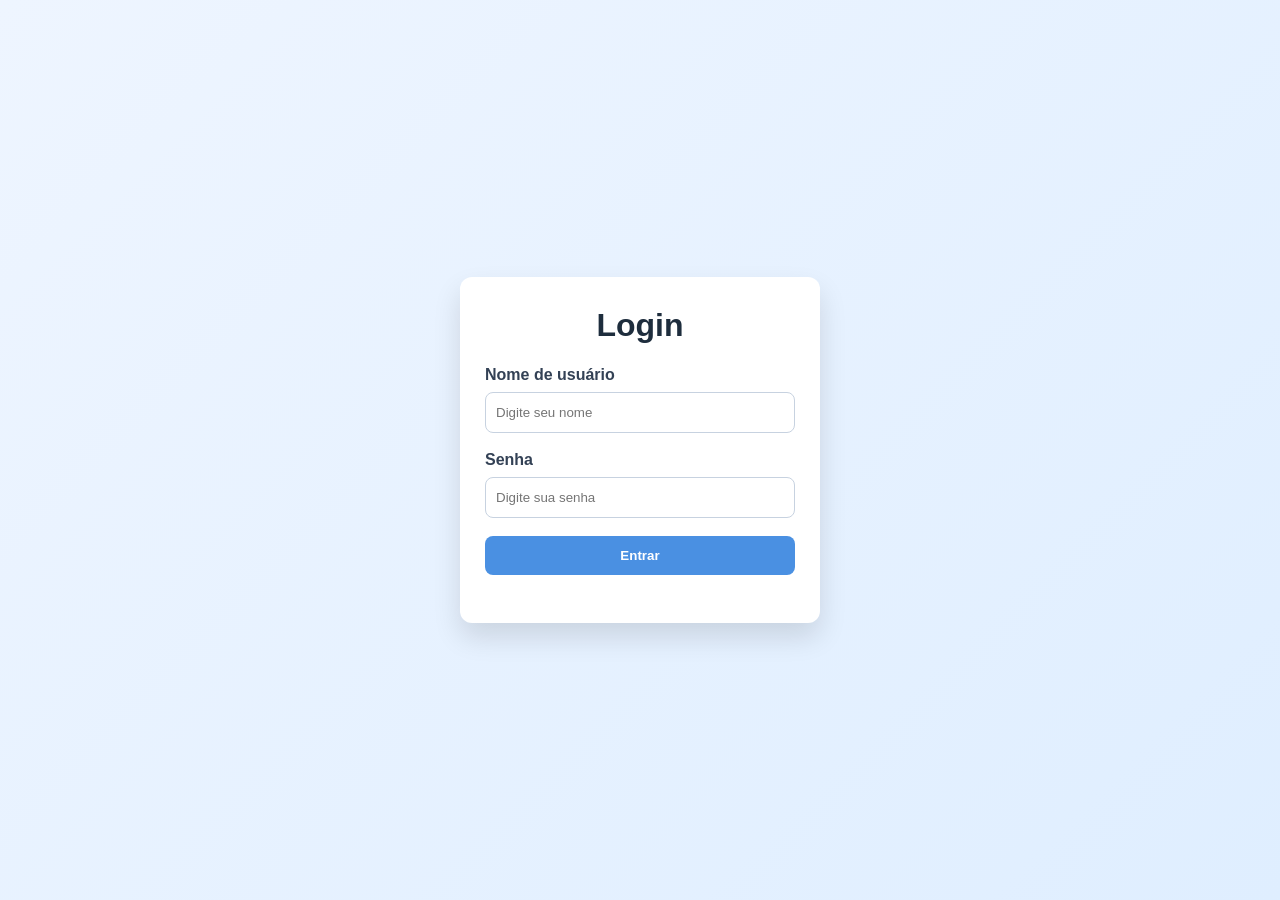
<file: 13 - html js consumindo webapi/index.html>
<!DOCTYPE html>
<html lang="pt-BR">
<head>
  <meta charset="UTF-8">
  <meta name="viewport" content="width=device-width, initial-scale=1.0">
  <title>Login consumindo Web API</title>
  <link rel="stylesheet" href="styles.css">
</head>
<body>
  <div class="login-box">
    <h1>Login</h1>

    <form id="formLogin">
      <label for="usuario">Nome de usuário</label>
      <input type="text" id="usuario" name="usuario" placeholder="Digite seu nome" autocomplete="username">

      <label for="senha">Senha</label>
      <input type="password" id="senha" name="senha" placeholder="Digite sua senha" autocomplete="current-password">

      <button type="submit" id="entrar">Entrar</button>
    </form>

    <p id="mensagem" class="message"></p>
  </div>

  <script src="script.js"></script>
</body>
</html>
</file>
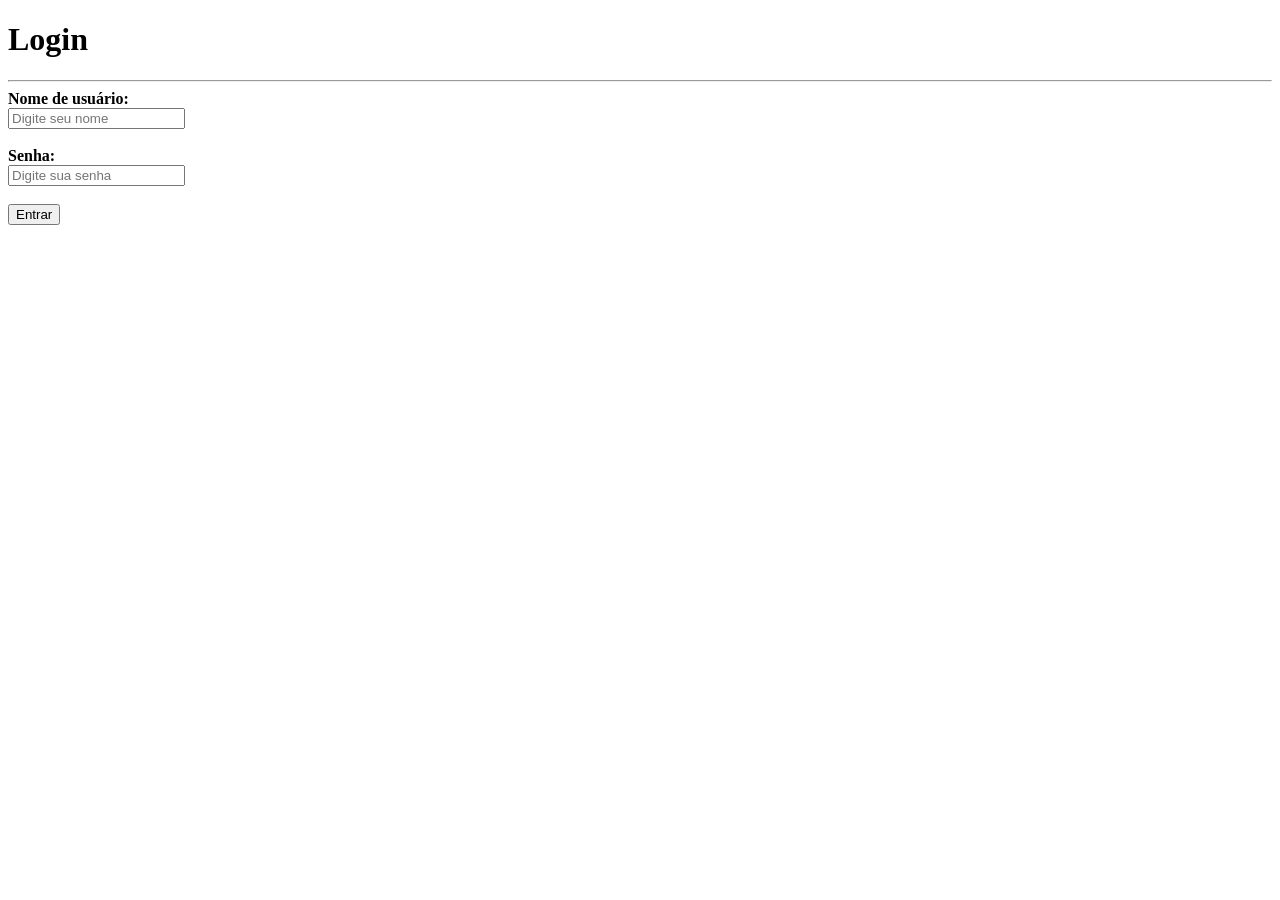
<file: 2 - html componentes basicos/index.html>
<!DOCTYPE html>
<html lang="pt-BR">
<head>
  <meta charset="UTF-8">
  <meta name="viewport" content="width=device-width, initial-scale=1.0">
  <title>Página de Login</title>
</head>
<body>
  <h1>Login</h1>
  <hr>
  <form>
    <b>Nome de usuário:</b><br>
    <input type="text" name="nome" placeholder="Digite seu nome"><br><br>
    <b>Senha:</b><br>
    <input type="password" name="senha" placeholder="Digite sua senha"><br><br>
    <button type="button">Entrar</button>
  </form>
</body>
</html>
</file>
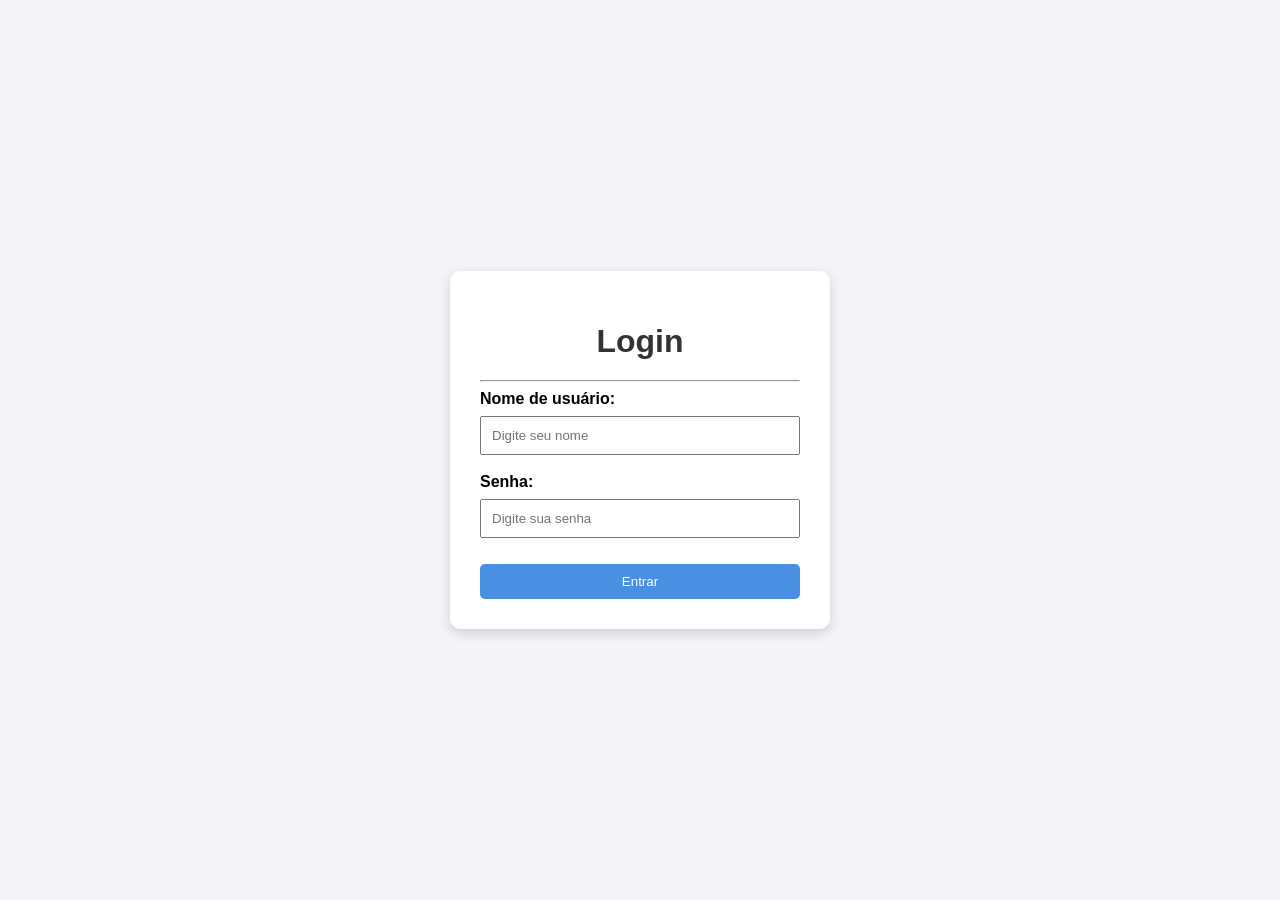
<file: 3 - html estilos basico/index.html>
<!DOCTYPE html>
<html lang="pt-BR">
<head>
  <meta charset="UTF-8">
  <meta name="viewport" content="width=device-width, initial-scale=1.0">
  <title>Página de Login</title>
</head>
<body style="font-family: Arial, sans-serif; background-color: #f2f4f8; margin: 0; padding: 0; display: flex; justify-content: center; align-items: center; min-height: 100vh;">
  <form style="background-color: white; padding: 30px; border-radius: 10px; box-shadow: 0 4px 12px rgba(0, 0, 0, 0.15); width: 320px;">
    <h1 style="text-align: center; margin-bottom: 20px; color: #333;">Login</h1>
    <hr>
    <b>Nome de usuário:</b><br>
    <input type="text" name="nome" placeholder="Digite seu nome" style="width: 100%; padding: 10px; margin-top: 8px; box-sizing: border-box;"><br><br>
    <b>Senha:</b><br>
    <input type="password" name="senha" placeholder="Digite sua senha" style="width: 100%; padding: 10px; margin-top: 8px; box-sizing: border-box;"><br><br>
    <button type="button" style="width: 100%; padding: 10px; margin-top: 8px; box-sizing: border-box; background-color: #4a90e2; color: white; border: none; border-radius: 5px; cursor: pointer;">Entrar</button>
  </form>
</body>
</html>
</file>
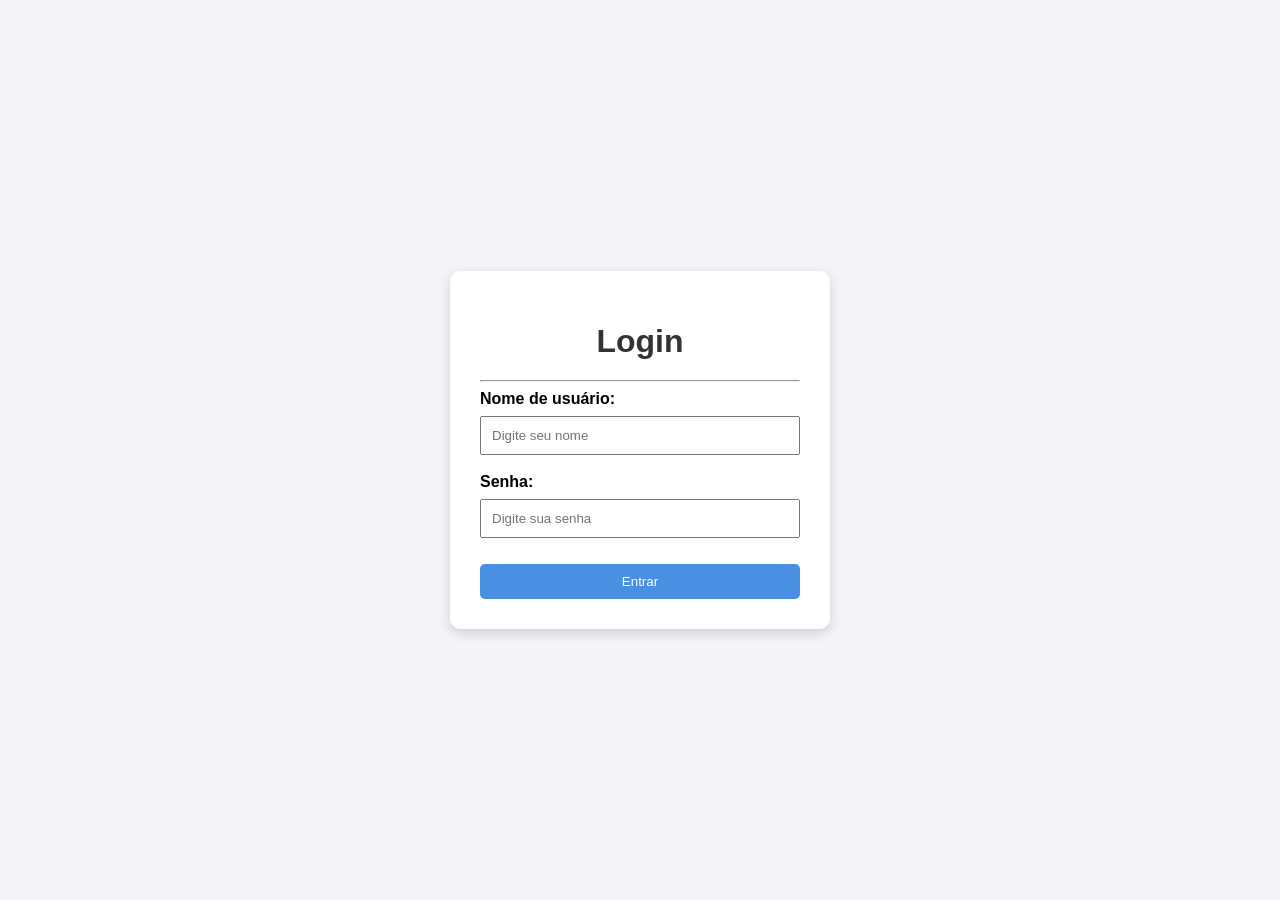
<file: 4 - html estilos style/index.html>
<!DOCTYPE html>
<html lang="pt-BR">
<head>
  <meta charset="UTF-8">
  <meta name="viewport" content="width=device-width, initial-scale=1.0">
  <title>Página de Login</title>
  <style>
    body {
      font-family: Arial, sans-serif;
      background-color: #f2f4f8;
      margin: 0;
      padding: 0;
      display: flex;
      justify-content: center;
      align-items: center;
      min-height: 100vh;
    }

    form {
      background-color: white;
      padding: 30px;
      border-radius: 10px;
      box-shadow: 0 4px 12px rgba(0, 0, 0, 0.15);
      width: 320px;
    }

    h1 {
      text-align: center;
      margin-bottom: 20px;
      color: #333;
    }

    input, button {
      width: 100%;
      padding: 10px;
      margin-top: 8px;
      box-sizing: border-box;
    }

    button {
      background-color: #4a90e2;
      color: white;
      border: none;
      border-radius: 5px;
      cursor: pointer;
    }
  </style>
</head>
<body>
  <form>
    <h1>Login</h1>
    <hr>
    <b>Nome de usuário:</b><br>
    <input type="text" name="nome" placeholder="Digite seu nome"><br><br>
    <b>Senha:</b><br>
    <input type="password" name="senha" placeholder="Digite sua senha"><br><br>
    <button type="button">Entrar</button>
  </form>
</body>
</html>
</file>
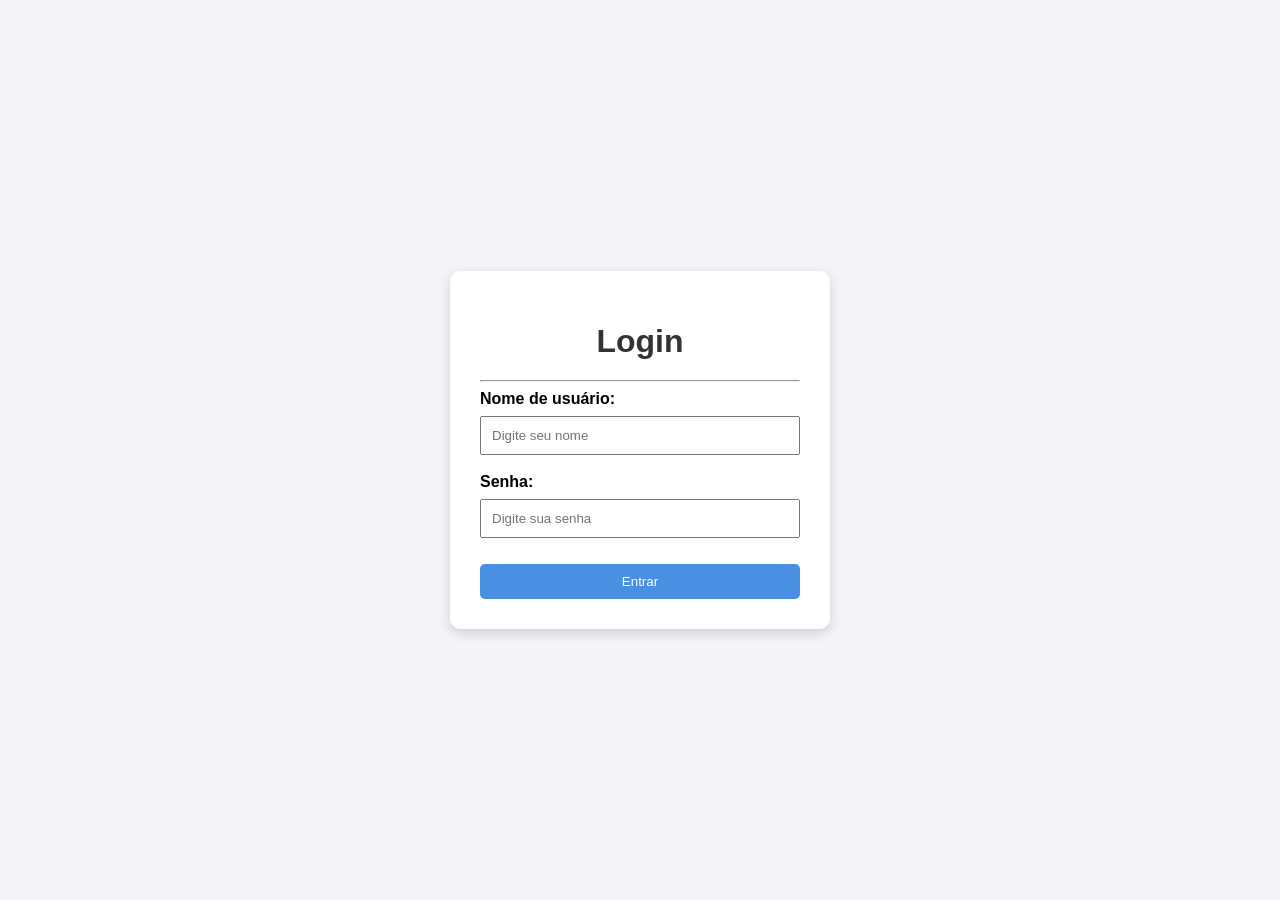
<file: 5 - html css/index.html>
<!DOCTYPE html>
<html lang="pt-BR">
<head>
  <meta charset="UTF-8">
  <meta name="viewport" content="width=device-width, initial-scale=1.0">
  <title>Página de Login</title>
  <link rel="stylesheet" href="styles.css">
</head>
<body>
  <form>
    <h1>Login</h1>
    <hr>
    <b>Nome de usuário:</b><br>
    <input type="text" name="nome" placeholder="Digite seu nome"><br><br>
    <b>Senha:</b><br>
    <input type="password" name="senha" placeholder="Digite sua senha"><br><br>
    <button type="button">Entrar</button>
  </form>
</body>
</html>
</file>
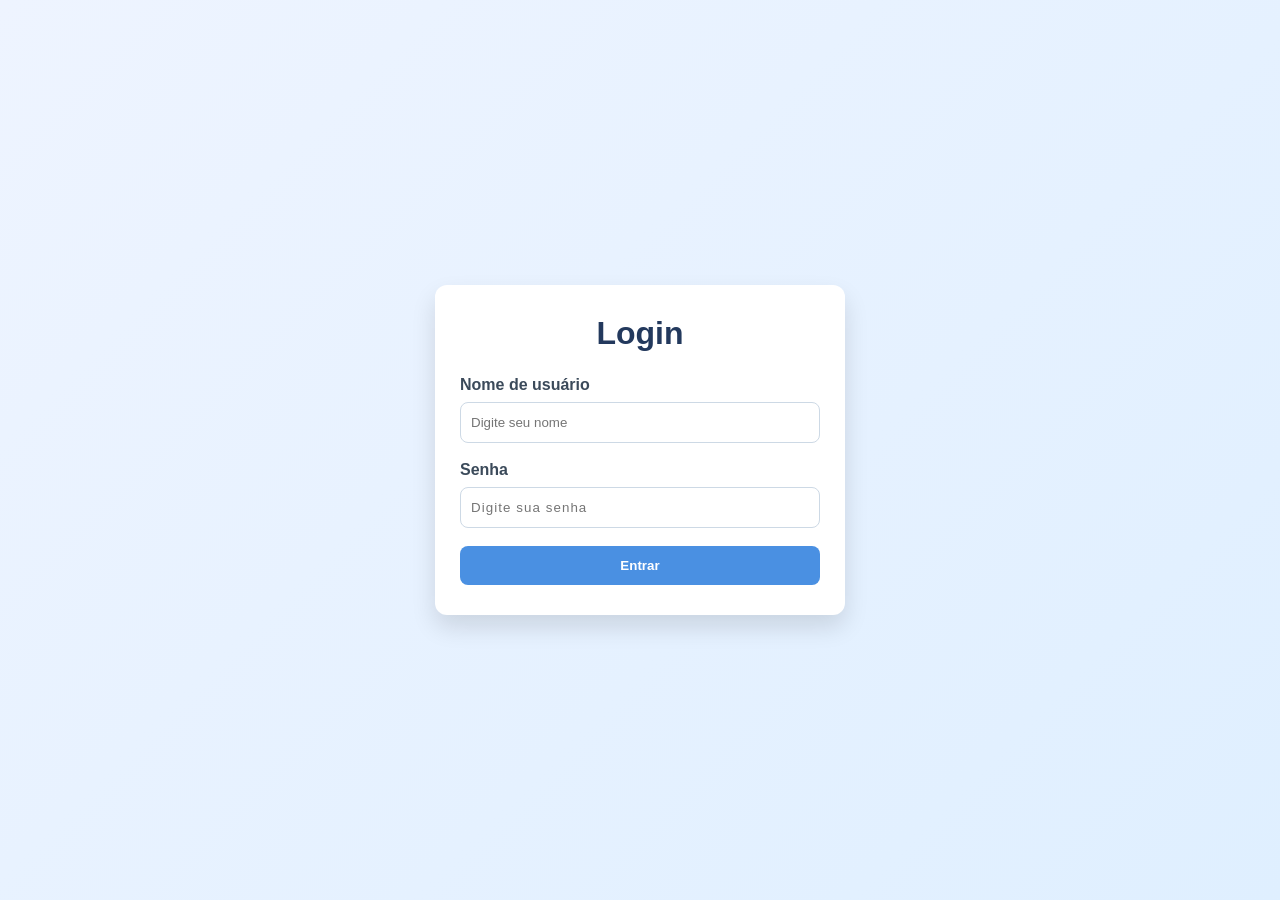
<file: 6 - html css seletores/index.html>
<!DOCTYPE html>
<html lang="pt-BR">
<head>
  <meta charset="UTF-8">
  <meta name="viewport" content="width=device-width, initial-scale=1.0">
  <title>Login com Seletores CSS</title>
  <link rel="stylesheet" href="styles.css">
</head>
<body>
  <main class="login-card">
    <h1>Login</h1>

    <form>
      <div class="campo">
        <label for="usuario">Nome de usuário</label>
        <input type="text" id="usuario" name="usuario" placeholder="Digite seu nome">
      </div>

      <div class="campo">
        <label for="senha">Senha</label>
        <input type="password" id="senha" name="senha" placeholder="Digite sua senha">
      </div>

      <button type="submit" class="btn">Entrar</button>
    </form>
  </main>
</body>
</html>
</file>
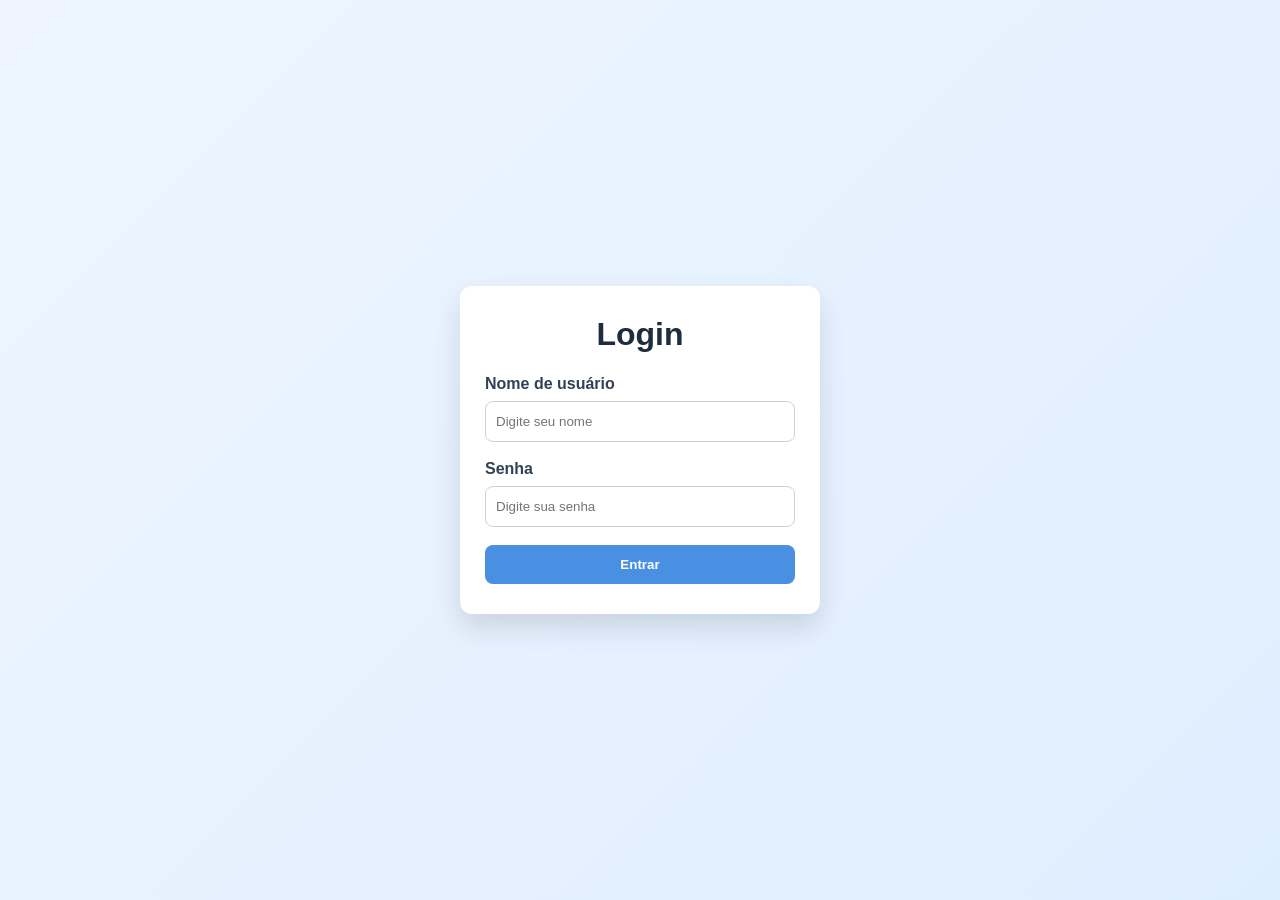
<file: 7 - html js validacao/index.html>
<!DOCTYPE html>
<html lang="pt-BR">
<head>
  <meta charset="UTF-8">
  <meta name="viewport" content="width=device-width, initial-scale=1.0">
  <title>Login com Validação</title>
  <style>
    * {
      box-sizing: border-box;
    }

    body {
      margin: 0;
      font-family: Arial, sans-serif;
      background: linear-gradient(135deg, #eef5ff, #dfeeff);
      display: flex;
      justify-content: center;
      align-items: center;
      min-height: 100vh;
    }

    .login-box {
      width: 360px;
      background-color: #ffffff;
      padding: 30px 25px;
      border-radius: 12px;
      box-shadow: 0 14px 28px rgba(0, 0, 0, 0.12);
    }

    h1 {
      margin-top: 0;
      margin-bottom: 22px;
      text-align: center;
      color: #1e2d3d;
    }

    label {
      display: block;
      margin-bottom: 8px;
      font-weight: bold;
      color: #334155;
    }

    input {
      width: 100%;
      padding: 12px 10px;
      margin-bottom: 18px;
      border: 1px solid #c7d2e0;
      border-radius: 8px;
      outline: none;
    }

    input:focus {
      border-color: #4a90e2;
      box-shadow: 0 0 0 3px rgba(74, 144, 226, 0.15);
    }

    button {
      width: 100%;
      padding: 12px;
      border: none;
      border-radius: 8px;
      background-color: #4a90e2;
      color: #ffffff;
      font-weight: bold;
      cursor: pointer;
      transition: background-color 0.2s ease;
    }

    button:hover {
      background-color: #3f81d4;
    }
  </style>
</head>
<body>
  <div class="login-box">
    <h1>Login</h1>

    <form id="formLogin">
      <label for="usuario">Nome de usuário</label>
      <input type="text" id="usuario" name="usuario" placeholder="Digite seu nome">

      <label for="senha">Senha</label>
      <input type="password" id="senha" name="senha" placeholder="Digite sua senha">

      <button type="submit" id="entrar">Entrar</button>
    </form>
  </div>

  <script>
    const formLogin = document.getElementById('formLogin');
    const usuario = document.getElementById('usuario');
    const senha = document.getElementById('senha');

    formLogin.addEventListener('submit', function (event) {
      event.preventDefault();

      const nome = usuario.value.trim();
      const senhaDigitada = senha.value.trim();

      if (nome === '' || senhaDigitada === '') {
        alert('Preencha todos os campos antes de entrar.');
        return;
      }

      if (nome === 'admin' && senhaDigitada === '1234') {
        alert('Login realizado com sucesso!');
      } else {
        alert('Nome de usuário ou senha inválidos.');
      }
    });
  </script>
</body>
</html>
</file>
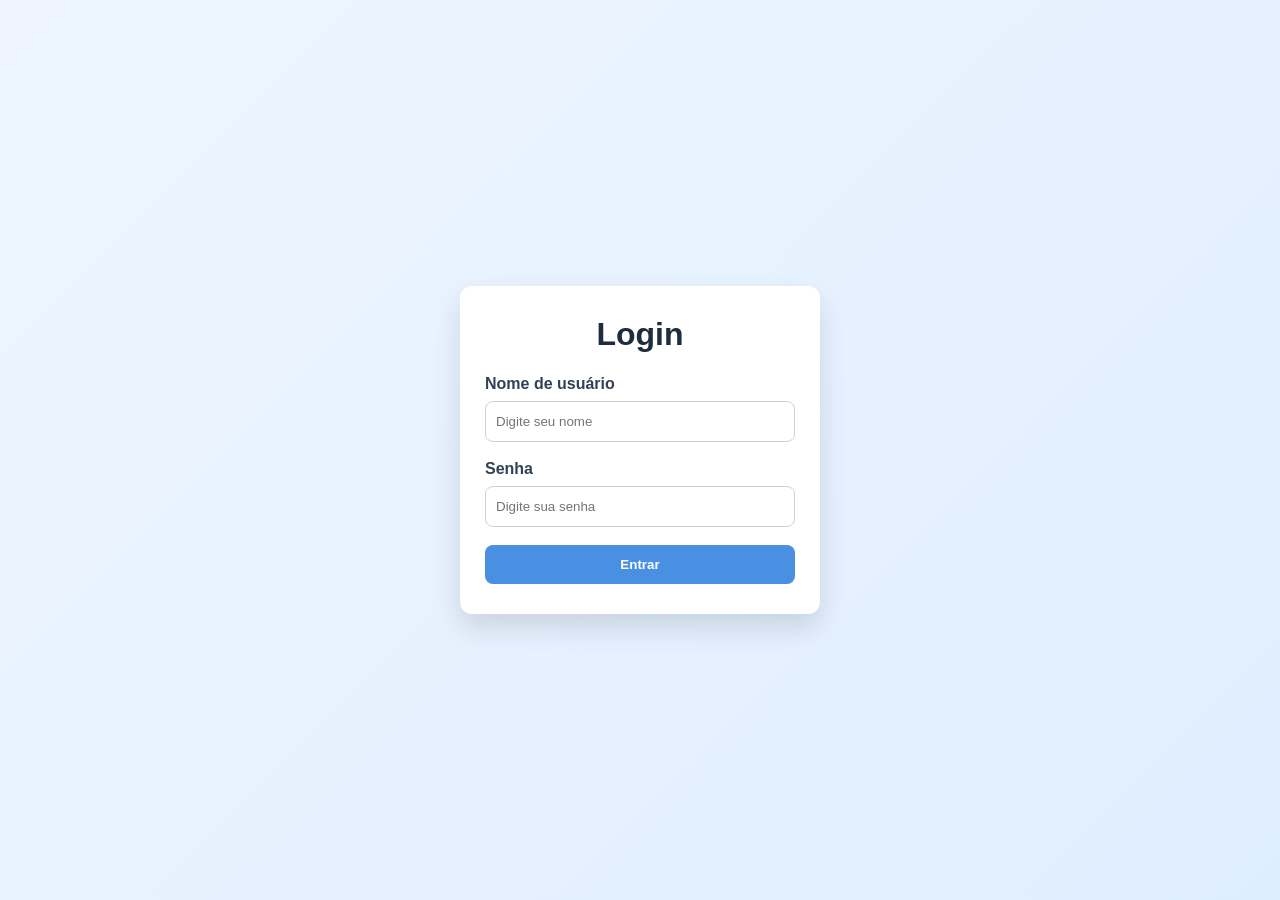
<file: 8 - html css js separados/index.html>
<!DOCTYPE html>
<html lang="pt-BR">
<head>
  <meta charset="UTF-8">
  <meta name="viewport" content="width=device-width, initial-scale=1.0">
  <title>Login com CSS e JS separados</title>
  <link rel="stylesheet" href="styles.css">
</head>
<body>
  <div class="login-box">
    <h1>Login</h1>

    <form id="formLogin">
      <label for="usuario">Nome de usuário</label>
      <input type="text" id="usuario" name="usuario" placeholder="Digite seu nome">

      <label for="senha">Senha</label>
      <input type="password" id="senha" name="senha" placeholder="Digite sua senha">

      <button type="submit" id="entrar">Entrar</button>
    </form>
  </div>

  <script src="script.js"></script>
</body>
</html>
</file>
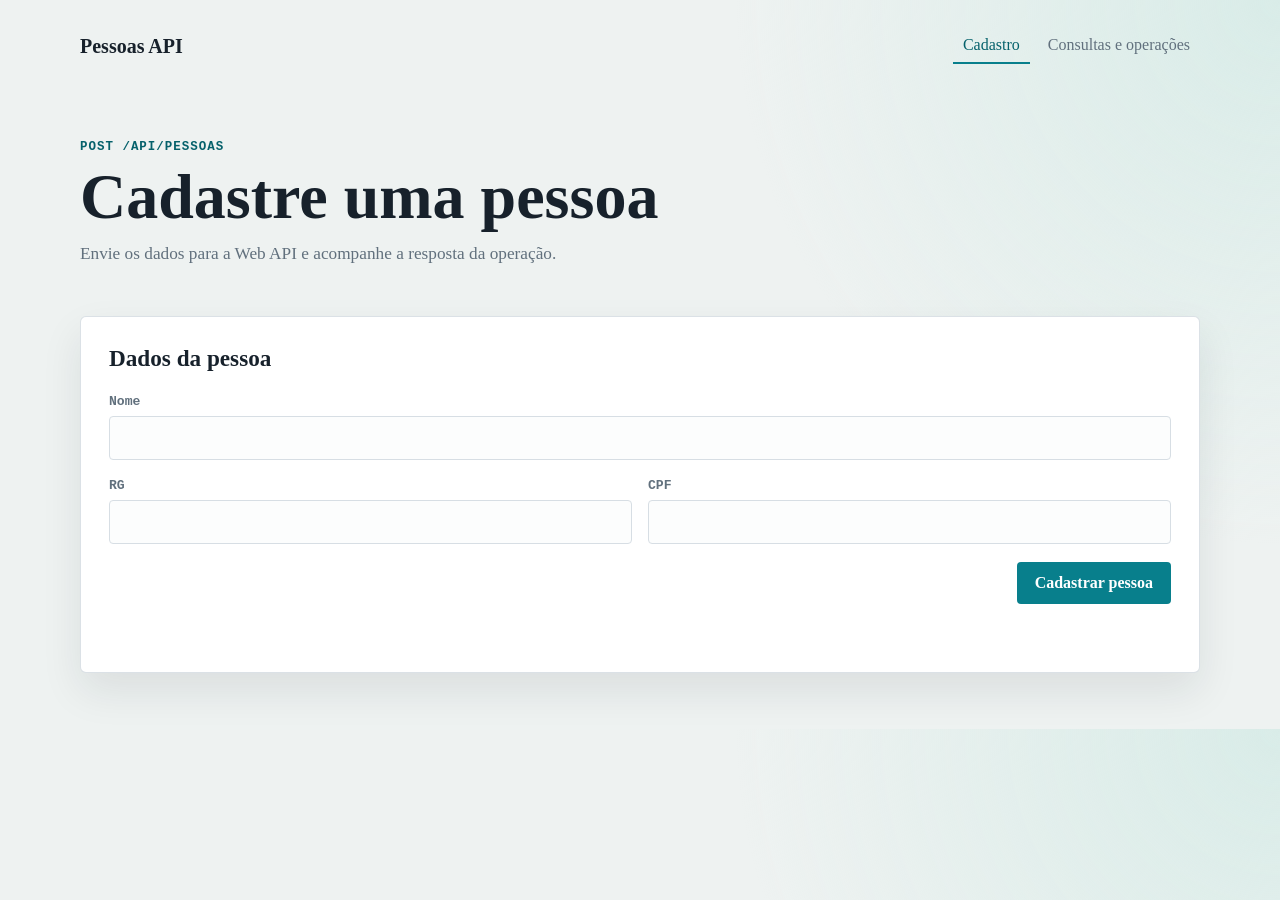
<file: 16 - Cliente WebAPI com DAL/cadastro.html>
<!DOCTYPE html>
<html lang="pt-BR">
<head>
  <meta charset="UTF-8">
  <meta name="viewport" content="width=device-width, initial-scale=1.0">
  <title>Cadastro de pessoa</title>
  <link rel="stylesheet" href="styles.css">
</head>
<body>
  <main class="page-shell">
    <nav class="topbar" aria-label="Navegação principal">
      <a class="brand" href="cadastro.html">Pessoas API</a>
      <div class="nav-links">
        <a class="active" href="cadastro.html">Cadastro</a>
        <a href="operacoes.html">Consultas e operações</a>
      </div>
    </nav>

    <section class="page-heading">
      <p class="eyebrow">POST /api/pessoas</p>
      <h1>Cadastre uma pessoa</h1>
      <p>Envie os dados para a Web API e acompanhe a resposta da operação.</p>
    </section>

    <section class="form-panel" aria-labelledby="titulo-formulario">
      <h2 id="titulo-formulario">Dados da pessoa</h2>
      <form id="formCadastro">
        <label for="nome">Nome</label>
        <input id="nome" name="nome" type="text" maxlength="50" required autocomplete="name">

        <div class="field-grid">
          <div>
            <label for="rg">RG</label>
            <input id="rg" name="rg" type="text" maxlength="11">
          </div>
          <div>
            <label for="cpf">CPF</label>
            <input id="cpf" name="cpf" type="text" maxlength="13">
          </div>
        </div>

        <button type="submit" id="botaoCadastrar">Cadastrar pessoa</button>
      </form>
      <p id="mensagem" class="message" role="status"></p>
    </section>
  </main>
  <script src="cadastro.js"></script>
</body>
</html>
</file>
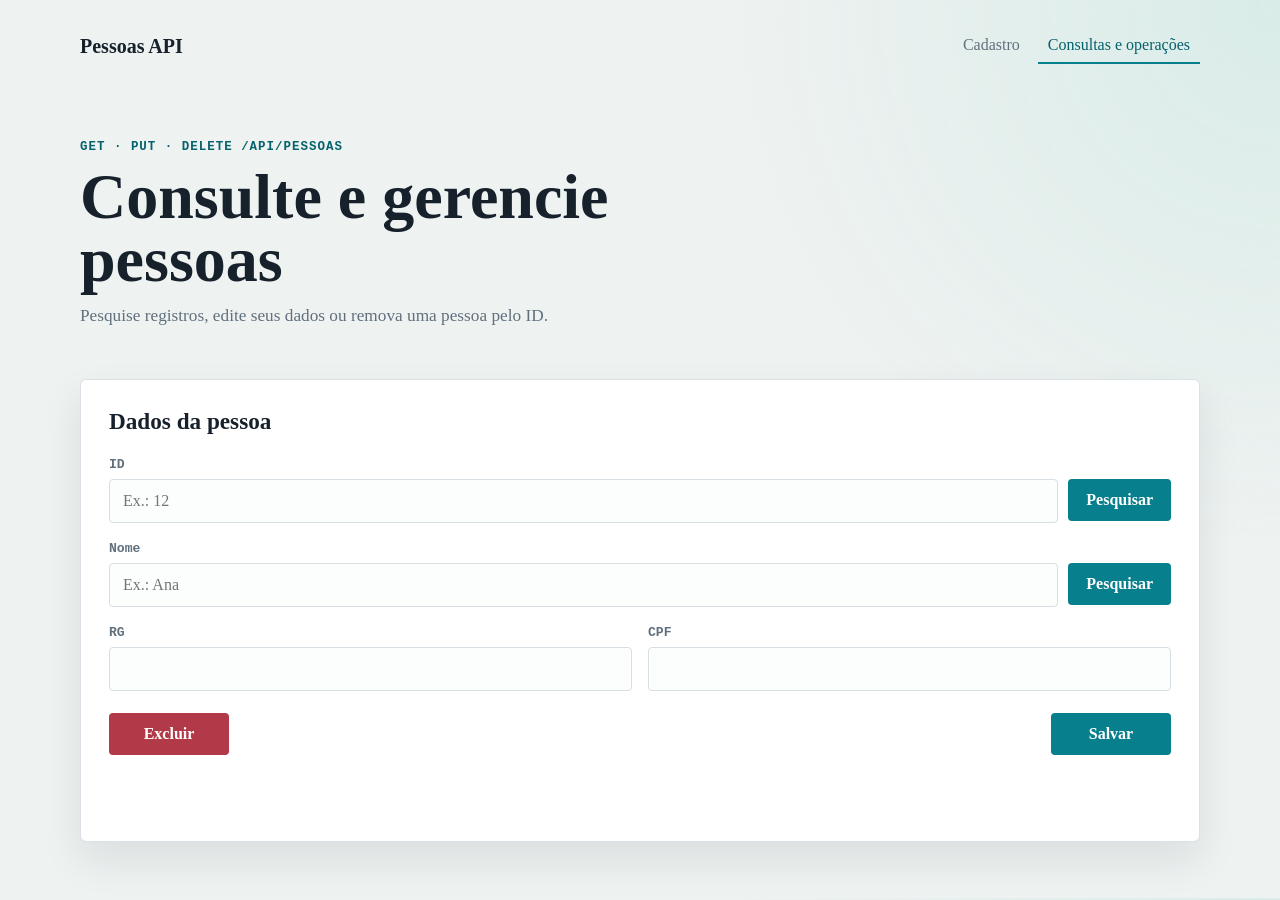
<file: 16 - Cliente WebAPI com DAL/operacoes.html>
<!DOCTYPE html>
<html lang="pt-BR">
<head>
  <meta charset="UTF-8">
  <meta name="viewport" content="width=device-width, initial-scale=1.0">
  <title>Consultas e operações</title>
  <link rel="stylesheet" href="styles.css">
</head>
<body>
  <main class="page-shell">
    <nav class="topbar" aria-label="Navegação principal">
      <a class="brand" href="cadastro.html">Pessoas API</a>
      <div class="nav-links">
        <a href="cadastro.html">Cadastro</a>
        <a class="active" href="operacoes.html">Consultas e operações</a>
      </div>
    </nav>

    <section class="page-heading">
      <p class="eyebrow">GET · PUT · DELETE /api/pessoas</p>
      <h1>Consulte e gerencie pessoas</h1>
      <p>Pesquise registros, edite seus dados ou remova uma pessoa pelo ID.</p>
    </section>

    <section class="form-panel operations-panel" aria-labelledby="titulo-operacoes">
      <h2 id="titulo-operacoes">Dados da pessoa</h2>
      <form id="formOperacoes">
        <label for="idPessoa">ID</label>
        <div class="input-action">
          <input id="idPessoa" type="number" min="1" placeholder="Ex.: 12">
          <button type="button" id="botaoPesquisarId">Pesquisar</button>
        </div>

        <label for="nomePessoa">Nome</label>
        <div class="input-action">
          <input id="nomePessoa" type="text" maxlength="50" placeholder="Ex.: Ana">
          <button type="button" id="botaoPesquisarNome">Pesquisar</button>
        </div>

        <div class="field-grid">
          <div>
            <label for="rgPessoa">RG</label>
            <input id="rgPessoa" type="text" maxlength="11">
          </div>
          <div>
            <label for="cpfPessoa">CPF</label>
            <input id="cpfPessoa" type="text" maxlength="13">
          </div>
        </div>

        <div class="form-actions">
          <button type="button" id="botaoExcluir" class="danger-button">Excluir</button>
          <button type="submit" id="botaoSalvar">Salvar</button>
        </div>
      </form>
      <p id="mensagem" class="message" role="status"></p>
      <div id="resultados" class="results" aria-live="polite"></div>
    </section>
  </main>
  <script src="operacoes.js"></script>
</body>
</html>
</file>
<file: 13 - html js consumindo webapi/styles.css>
* {
  box-sizing: border-box;
}

body {
  margin: 0;
  font-family: Arial, sans-serif;
  background: linear-gradient(135deg, #eef5ff, #dfeeff);
  display: flex;
  justify-content: center;
  align-items: center;
  min-height: 100vh;
}

.login-box {
  width: 360px;
  background-color: #ffffff;
  padding: 30px 25px;
  border-radius: 12px;
  box-shadow: 0 14px 28px rgba(0, 0, 0, 0.12);
}

h1 {
  margin-top: 0;
  margin-bottom: 22px;
  text-align: center;
  color: #1e2d3d;
}

label {
  display: block;
  margin-bottom: 8px;
  font-weight: bold;
  color: #334155;
}

input {
  width: 100%;
  padding: 12px 10px;
  margin-bottom: 18px;
  border: 1px solid #c7d2e0;
  border-radius: 8px;
  outline: none;
}

input:focus {
  border-color: #4a90e2;
  box-shadow: 0 0 0 3px rgba(74, 144, 226, 0.15);
}

button {
  width: 100%;
  padding: 12px;
  border: none;
  border-radius: 8px;
  background-color: #4a90e2;
  color: #ffffff;
  font-weight: bold;
  cursor: pointer;
  transition: background-color 0.2s ease;
}

button:hover {
  background-color: #3f81d4;
}

button:disabled {
  opacity: 0.6;
  cursor: not-allowed;
}

.message {
  display: block;
  margin-top: 18px;
  margin-bottom: 0;
  text-align: center;
  font-weight: bold;
}

.success {
  color: #15803d;
}

.error {
  color: #b91c1c;
}
</file>
<file: 5 - html css/styles.css>
body {
  font-family: Arial, sans-serif;
  background-color: #f2f4f8;
  margin: 0;
  padding: 0;
  display: flex;
  justify-content: center;
  align-items: center;
  min-height: 100vh;
}

form {
  background-color: white;
  padding: 30px;
  border-radius: 10px;
  box-shadow: 0 4px 12px rgba(0, 0, 0, 0.15);
  width: 320px;
}

h1 {
  text-align: center;
  margin-bottom: 20px;
  color: #333;
}

input, button {
  width: 100%;
  padding: 10px;
  margin-top: 8px;
  box-sizing: border-box;
}

button {
  background-color: #4a90e2;
  color: white;
  border: none;
  border-radius: 5px;
  cursor: pointer;
}
</file>
<file: 6 - html css seletores/styles.css>
body {
  margin: 0;
  font-family: Arial, sans-serif;
  background: linear-gradient(135deg, #eef4ff, #dfefff);
  display: flex;
  justify-content: center;
  align-items: center;
  min-height: 100vh;
}

.login-card {
  width: 360px;
  background-color: #ffffff;
  padding: 30px 25px;
  border-radius: 12px;
  box-shadow: 0 12px 24px rgba(0, 0, 0, 0.12);
}

.login-card h1 {
  margin-top: 0;
  margin-bottom: 24px;
  text-align: center;
  color: #23395d;
}

.campo {
  margin-bottom: 18px;
}

.campo label {
  display: block;
  margin-bottom: 8px;
  font-weight: bold;
  color: #3b4a5a;
}

.campo input {
  width: 100%;
  padding: 12px 10px;
  border: 1px solid #cdd9e5;
  border-radius: 8px;
  box-sizing: border-box;
  transition: border-color 0.2s ease, box-shadow 0.2s ease;
}

input[type="password"] {
  letter-spacing: 0.08em;
}

.campo input:focus {
  border-color: #4a90e2;
  box-shadow: 0 0 0 3px rgba(74, 144, 226, 0.18);
  outline: none;
}

.btn {
  width: 100%;
  padding: 12px;
  border: none;
  border-radius: 8px;
  background-color: #4a90e2;
  color: #ffffff;
  font-weight: bold;
  cursor: pointer;
  transition: background-color 0.2s ease, transform 0.2s ease;
}

.btn:hover {
  background-color: #3d7dd9;
  transform: translateY(-1px);
}

.btn:active {
  transform: translateY(0);
}
</file>
<file: 8 - html css js separados/styles.css>
* {
  box-sizing: border-box;
}

body {
  margin: 0;
  font-family: Arial, sans-serif;
  background: linear-gradient(135deg, #eef5ff, #dfeeff);
  display: flex;
  justify-content: center;
  align-items: center;
  min-height: 100vh;
}

.login-box {
  width: 360px;
  background-color: #ffffff;
  padding: 30px 25px;
  border-radius: 12px;
  box-shadow: 0 14px 28px rgba(0, 0, 0, 0.12);
}

h1 {
  margin-top: 0;
  margin-bottom: 22px;
  text-align: center;
  color: #1e2d3d;
}

label {
  display: block;
  margin-bottom: 8px;
  font-weight: bold;
  color: #334155;
}

input {
  width: 100%;
  padding: 12px 10px;
  margin-bottom: 18px;
  border: 1px solid #c7d2e0;
  border-radius: 8px;
  outline: none;
}

input:focus {
  border-color: #4a90e2;
  box-shadow: 0 0 0 3px rgba(74, 144, 226, 0.15);
}

button {
  width: 100%;
  padding: 12px;
  border: none;
  border-radius: 8px;
  background-color: #4a90e2;
  color: #ffffff;
  font-weight: bold;
  cursor: pointer;
  transition: background-color 0.2s ease;
}

button:hover {
  background-color: #3f81d4;
}
</file>
<file: 16 - Cliente WebAPI com DAL/styles.css>
* {
  box-sizing: border-box;
}

:root {
  --ink: #17212b;
  --muted: #61707d;
  --line: #d7dee4;
  --paper: #ffffff;
  --canvas: #eef2f1;
  --accent: #087f8c;
  --accent-dark: #05616b;
  --accent-soft: #d9f0ee;
  --danger: #b23a48;
  --danger-soft: #fff0f1;
  --shadow: 0 18px 42px rgba(23, 33, 43, 0.09);
}

body {
  margin: 0;
  min-width: 320px;
  background: radial-gradient(circle at top right, #d9ece8 0, transparent 34rem), var(--canvas);
  color: var(--ink);
  font-family: Georgia, 'Times New Roman', serif;
}

button,
input {
  font: inherit;
}

.page-shell {
  width: min(1120px, calc(100% - 32px));
  margin: 0 auto;
  padding: 24px 0 56px;
}

.topbar {
  display: flex;
  align-items: center;
  justify-content: space-between;
  gap: 24px;
  padding: 4px 0 28px;
}

.brand {
  color: var(--ink);
  font-size: 1.25rem;
  font-weight: bold;
  text-decoration: none;
}

.nav-links {
  display: flex;
  flex-wrap: wrap;
  gap: 8px;
}

.nav-links a {
  border-bottom: 2px solid transparent;
  color: var(--muted);
  padding: 8px 10px;
  text-decoration: none;
}

.nav-links a:hover,
.nav-links a.active {
  border-color: var(--accent);
  color: var(--accent-dark);
}

.page-heading {
  max-width: 680px;
  padding: 48px 0 32px;
}

.eyebrow {
  margin: 0 0 12px;
  color: var(--accent-dark);
  font-family: 'Courier New', monospace;
  font-size: 0.78rem;
  font-weight: bold;
  letter-spacing: 0.08em;
  text-transform: uppercase;
}

h1,
h2,
p {
  margin-top: 0;
}

h1 {
  margin-bottom: 12px;
  font-size: clamp(2.2rem, 5vw, 4.3rem);
  line-height: 0.98;
  letter-spacing: 0;
}

.page-heading > p:last-child {
  max-width: 540px;
  color: var(--muted);
  font-size: 1.08rem;
  line-height: 1.5;
}

.form-panel {
  background: var(--paper);
  border: 1px solid rgba(215, 222, 228, 0.9);
  border-radius: 6px;
  box-shadow: var(--shadow);
  padding: 28px;
}

.form-panel h2 {
  margin-bottom: 22px;
  font-size: 1.45rem;
}

#formCadastro #botaoCadastrar {
  align-self: flex-end;
}

#formCadastro {
  display: flex;
  flex-direction: column;
}

label {
  display: block;
  margin-bottom: 7px;
  color: var(--muted);
  font-family: 'Courier New', monospace;
  font-size: 0.82rem;
  font-weight: bold;
}

input {
  width: 100%;
  border: 1px solid var(--line);
  border-radius: 4px;
  background: #fcfdfd;
  color: var(--ink);
  margin-bottom: 18px;
  padding: 12px 13px;
}

input:focus {
  border-color: var(--accent);
  outline: 3px solid var(--accent-soft);
}

button {
  border: 0;
  border-radius: 4px;
  background: var(--accent);
  color: white;
  cursor: pointer;
  font-weight: bold;
  padding: 12px 18px;
  transition: background 160ms ease, transform 160ms ease;
}

button:hover {
  background: var(--accent-dark);
  transform: translateY(-1px);
}

button:disabled {
  cursor: wait;
  opacity: 0.6;
}

.field-grid,
.operations-grid {
  display: grid;
  gap: 18px;
}

.field-grid {
  grid-template-columns: repeat(2, minmax(0, 1fr));
  gap: 16px;
}

.operations-grid {
  grid-template-columns: repeat(2, minmax(0, 1fr));
}

.input-action {
  display: flex;
  align-items: start;
  gap: 10px;
}

.input-action input {
  flex: 1 1 auto;
  min-width: 0;
}

.input-action button {
  flex: 0 0 auto;
}

.form-actions {
  display: flex;
  align-items: center;
  justify-content: space-between;
  margin-top: 4px;
}

.form-actions button {
  min-width: 120px;
}

.message {
  min-height: 1.4em;
  margin: 18px 0 0;
  color: var(--muted);
  line-height: 1.4;
}

.message.success {
  color: #23704b;
}

.message.error {
  color: var(--danger);
}

.results,
.single-result {
  display: grid;
  gap: 10px;
  margin-top: 18px;
}

.person-row {
  display: flex;
  align-items: center;
  justify-content: space-between;
  gap: 16px;
  border-left: 3px solid var(--accent);
  background: #f2f8f7;
  padding: 12px 14px;
}

.person-row strong {
  display: block;
  margin-bottom: 4px;
}

.person-row span {
  display: block;
  color: var(--muted);
  font-size: 0.9rem;
}

.person-row .usar-pessoa {
  flex: 0 0 auto;
  padding: 8px 12px;
}

.danger-panel {
  border-color: #efd4d6;
  background: var(--danger-soft);
}

.danger-button {
  background: var(--danger);
}

.danger-button:hover {
  background: #8f2d39;
}

@media (max-width: 760px) {
  .topbar {
    align-items: flex-start;
    flex-direction: column;
  }

  .page-heading {
    padding-top: 28px;
  }

  .operations-grid {
    grid-template-columns: 1fr;
  }
}

@media (max-width: 480px) {
  .page-shell {
    width: min(100% - 22px, 1120px);
    padding-top: 14px;
  }

  .form-panel {
    padding: 20px;
  }

  .field-grid {
    grid-template-columns: 1fr;
  }

  .input-action {
    gap: 8px;
  }
}
</file>
